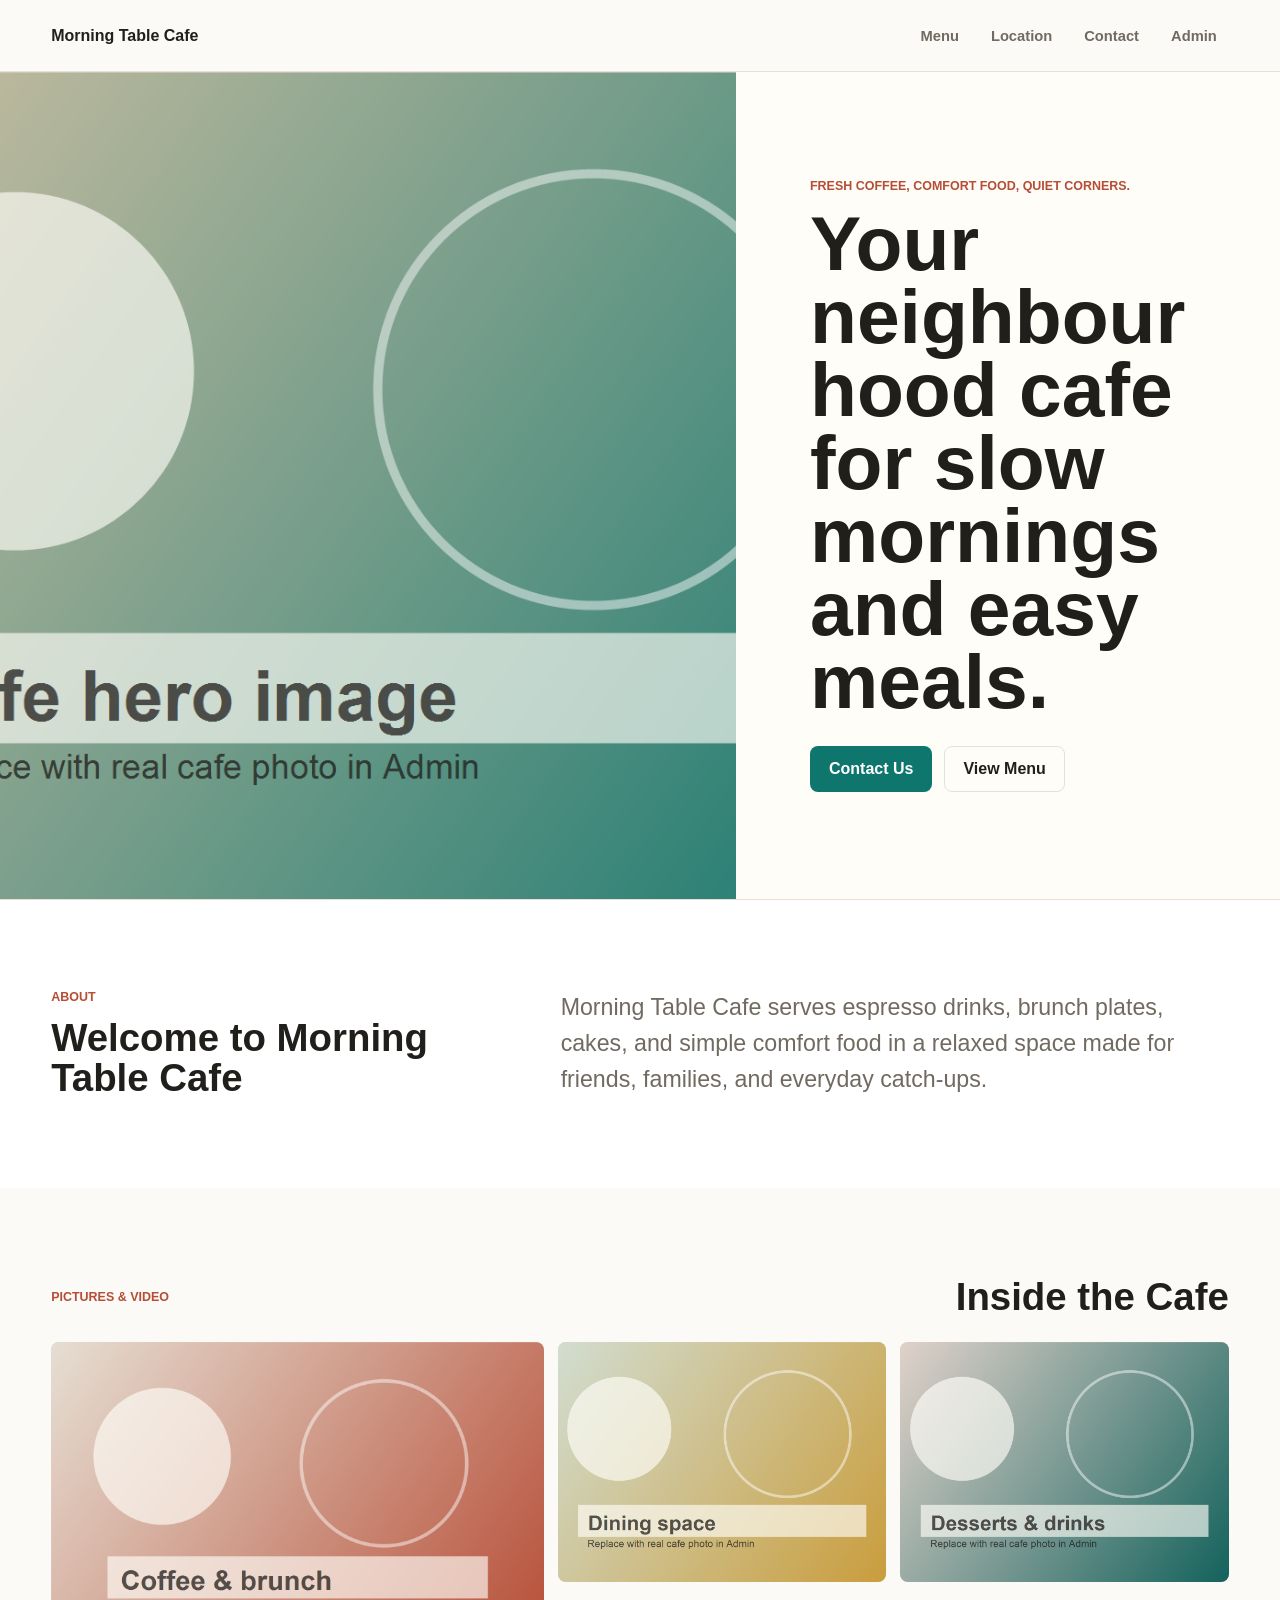
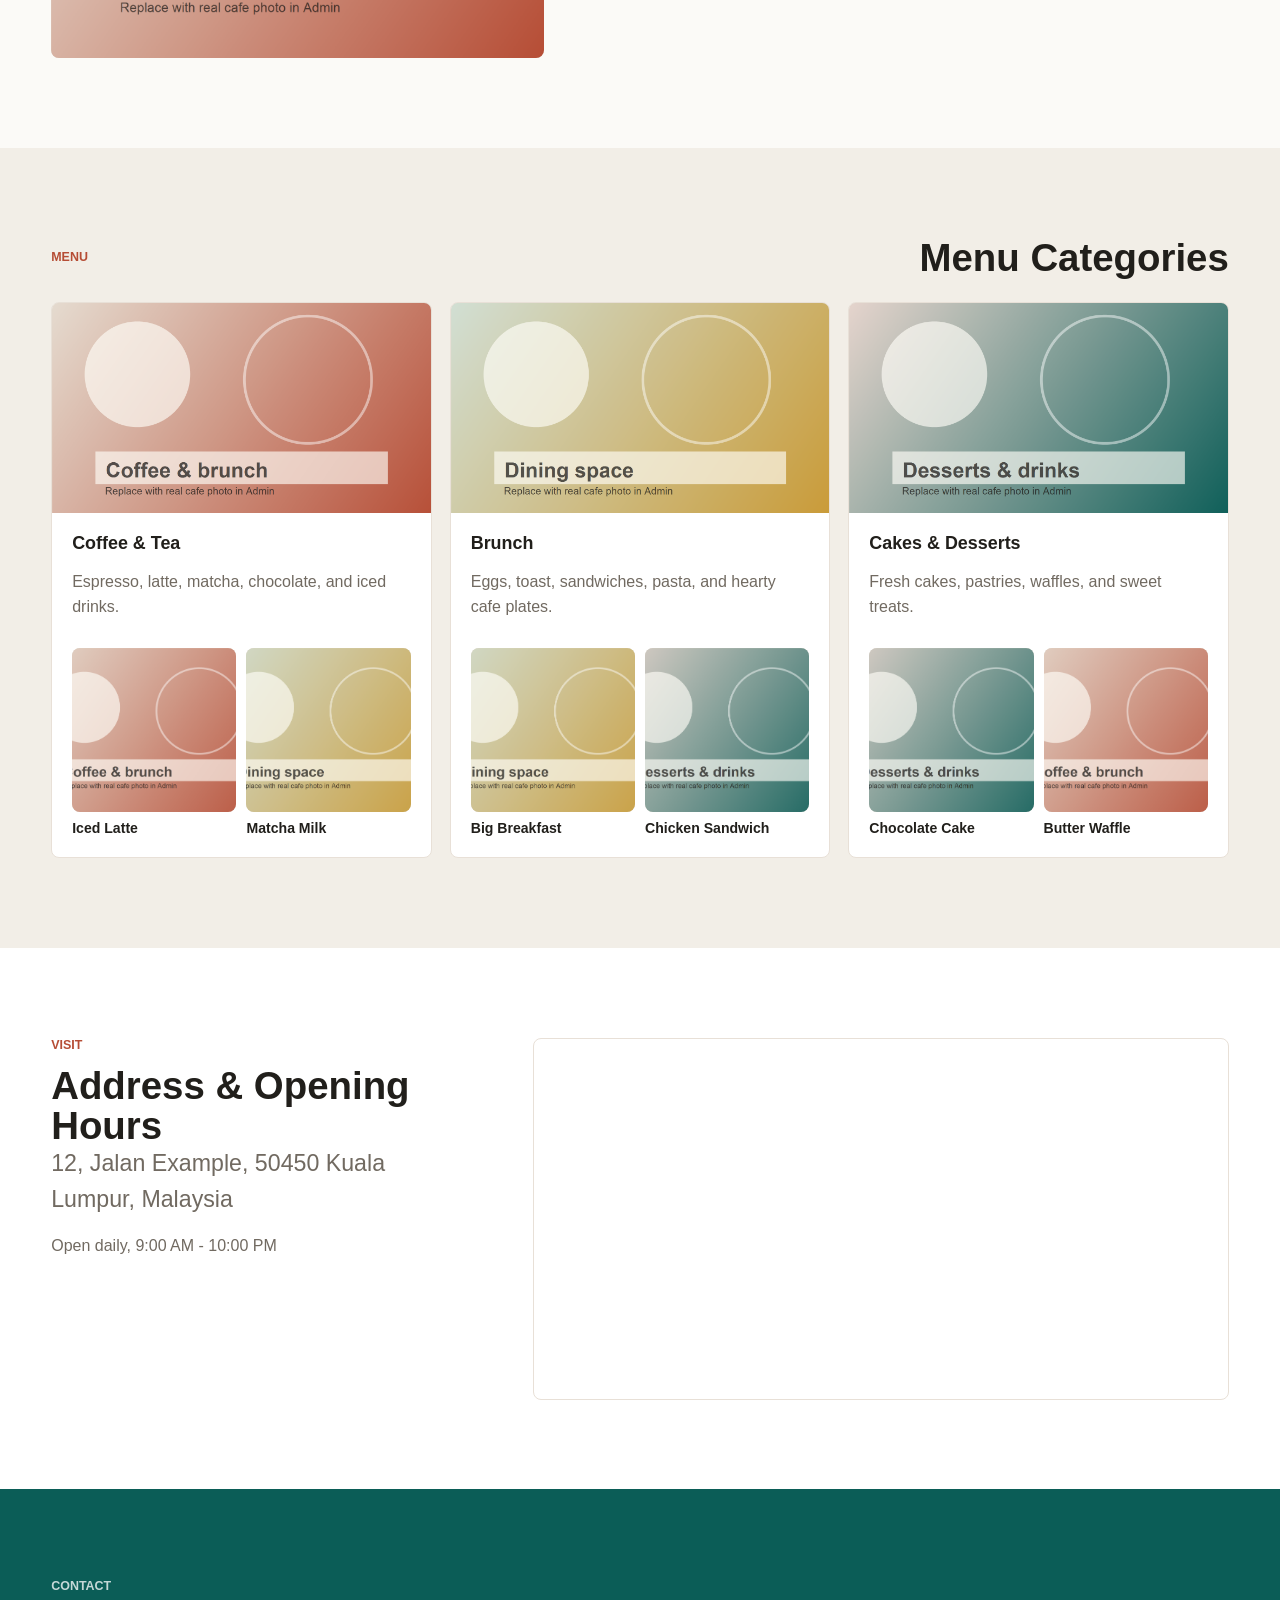
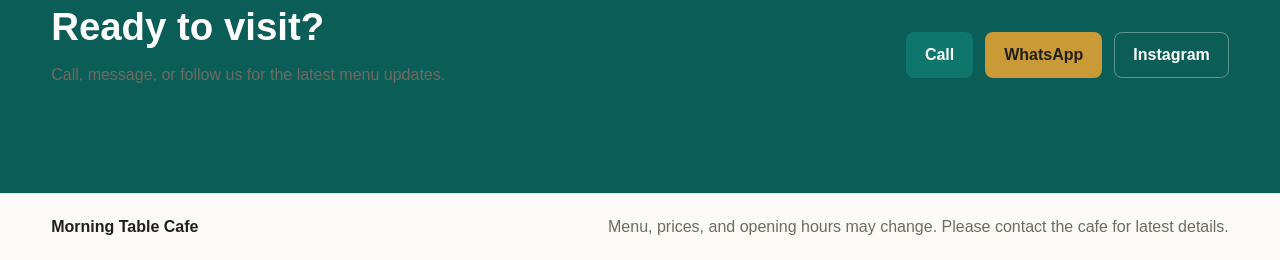
<file: index.html>
<!doctype html>
<html lang="en">
  <head>
    <meta charset="utf-8" />
    <meta name="viewport" content="width=device-width, initial-scale=1" />
    <title>Cafe Website Demo</title>
    <link rel="stylesheet" href="styles.css" />
  </head>
  <body>
    <header class="topbar">
      <a class="brand" href="index.html" aria-label="Cafe home">
        <img id="logoImage" class="brand-logo" alt="" />
        <span id="brandName">Cafe Website Demo</span>
      </a>
      <nav class="nav-links" aria-label="Main navigation">
        <a href="#menu">Menu</a>
        <a href="#location">Location</a>
        <a href="#contact">Contact</a>
        <a href="admin.html">Admin</a>
      </nav>
    </header>

    <main>
      <section class="hero">
        <div class="hero-media" id="heroMedia"></div>
        <div class="hero-copy">
          <p id="tagline" class="eyebrow">Fresh coffee, comfort food, quiet corners.</p>
          <h1 id="headline">A simple cafe website that shows everything customers need.</h1>
          <div class="hero-actions">
            <a id="primaryContact" class="button primary" href="#contact">Contact Us</a>
            <a class="button ghost" href="#menu">View Menu</a>
          </div>
        </div>
      </section>

      <section class="section intro">
        <div>
          <p class="section-label">About</p>
          <h2 id="aboutTitle">A warm place for coffee, meals, and catch-ups.</h2>
        </div>
        <p id="aboutText">
          Update this page from the admin portal with your cafe photos, address, contact details,
          business hours, and menu categories.
        </p>
      </section>

      <section class="section gallery-section" aria-labelledby="galleryTitle">
        <div class="section-heading">
          <p class="section-label">Pictures & Video</p>
          <h2 id="galleryTitle">Inside the Cafe</h2>
        </div>
        <div id="gallery" class="gallery"></div>
      </section>

      <section id="menu" class="section menu-section" aria-labelledby="menuTitle">
        <div class="section-heading">
          <p class="section-label">Menu</p>
          <h2 id="menuTitle">Menu Categories</h2>
        </div>
        <div id="menuGrid" class="menu-grid"></div>
      </section>

      <section id="location" class="section split-section" aria-labelledby="locationTitle">
        <div>
          <p class="section-label">Visit</p>
          <h2 id="locationTitle">Address & Opening Hours</h2>
          <p id="address" class="large-text"></p>
          <p id="hours" class="muted-text"></p>
        </div>
        <div class="map-panel">
          <iframe id="mapFrame" title="Cafe location map" loading="lazy" referrerpolicy="no-referrer-when-downgrade"></iframe>
        </div>
      </section>

      <section id="contact" class="section contact-band" aria-labelledby="contactTitle">
        <div>
          <p class="section-label">Contact</p>
          <h2 id="contactTitle">Ready to visit?</h2>
          <p id="contactText">Call, message, or follow us for the latest menu updates.</p>
        </div>
        <div class="contact-actions">
          <a id="phoneLink" class="button primary" href="#">Call</a>
          <a id="whatsappLink" class="button secondary" href="#">WhatsApp</a>
          <a id="instagramLink" class="button ghost dark" href="#">Instagram</a>
        </div>
      </section>
    </main>

    <footer class="footer">
      <span id="footerName">Cafe Website Demo</span>
      <span>Menu, prices, and opening hours may change. Please contact the cafe for latest details.</span>
    </footer>

    <script src="data.js"></script>
    <script src="app.js"></script>
  </body>
</html>
</file>
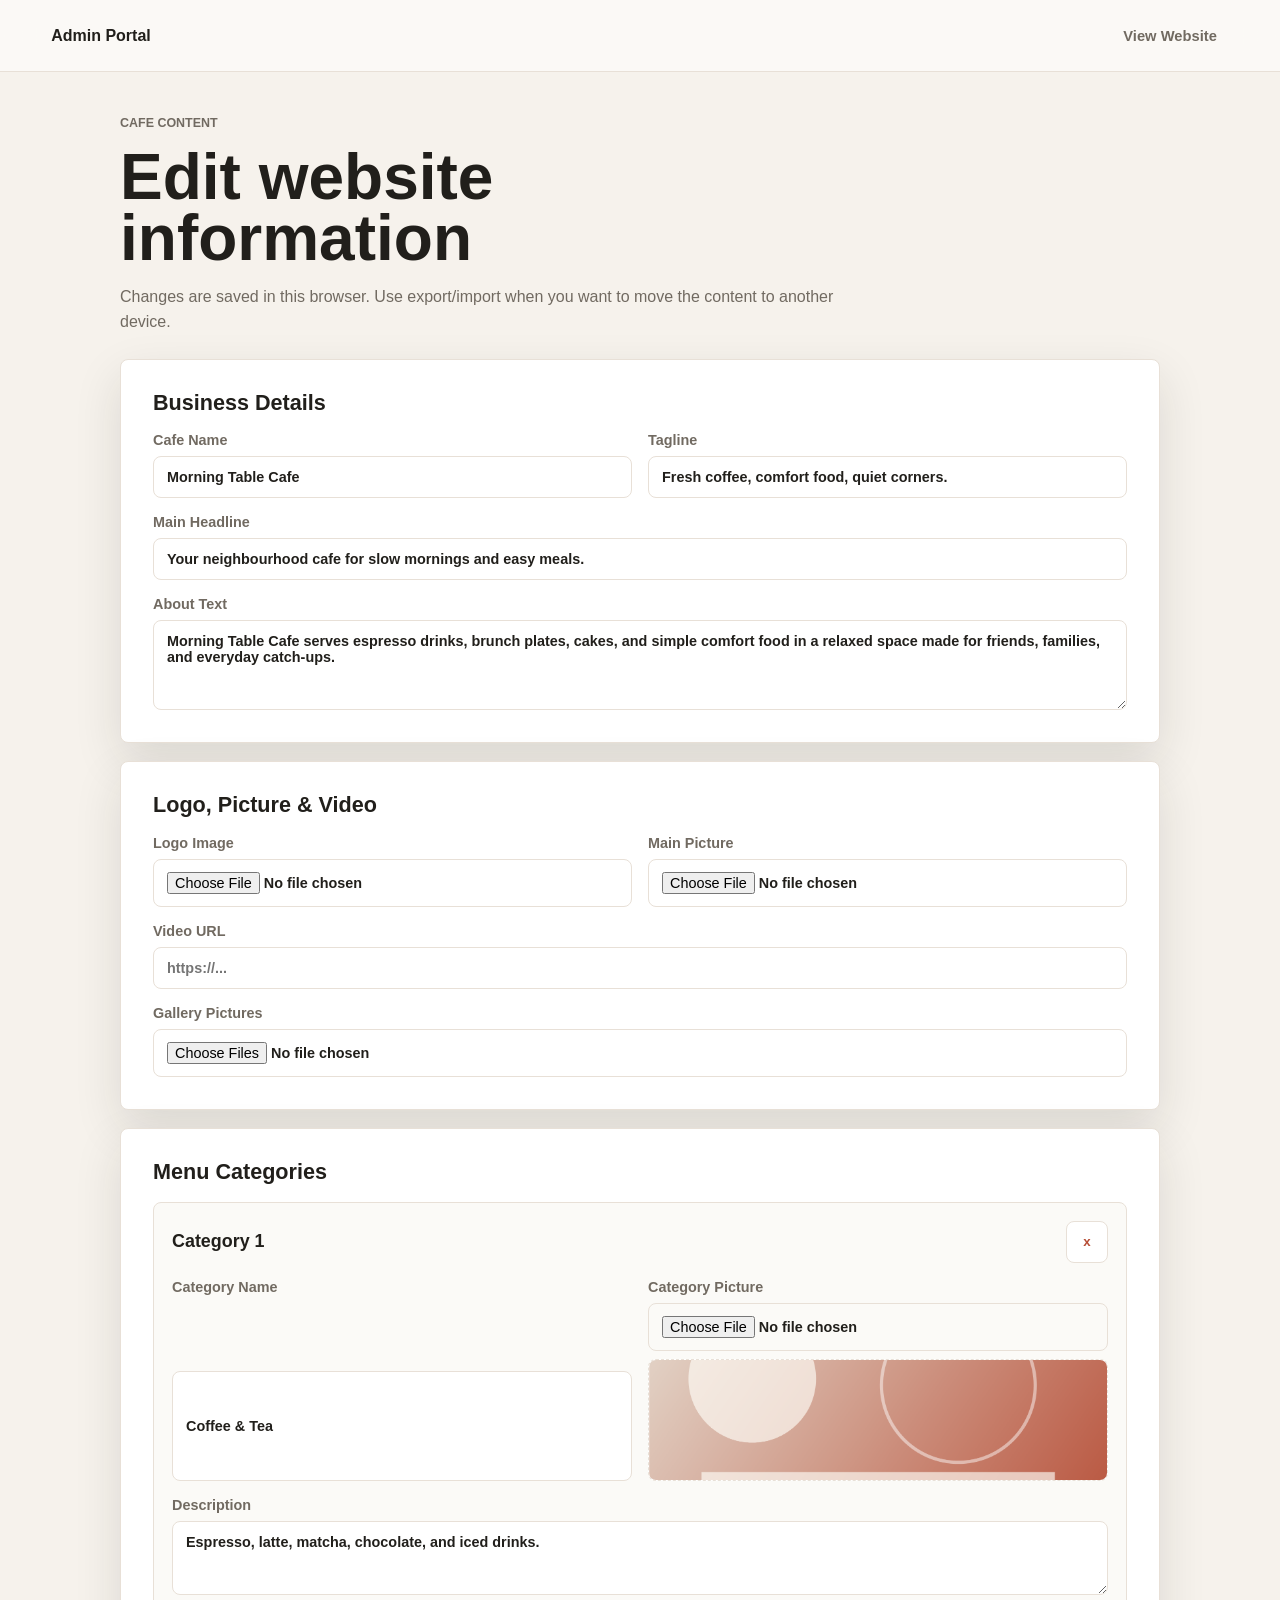
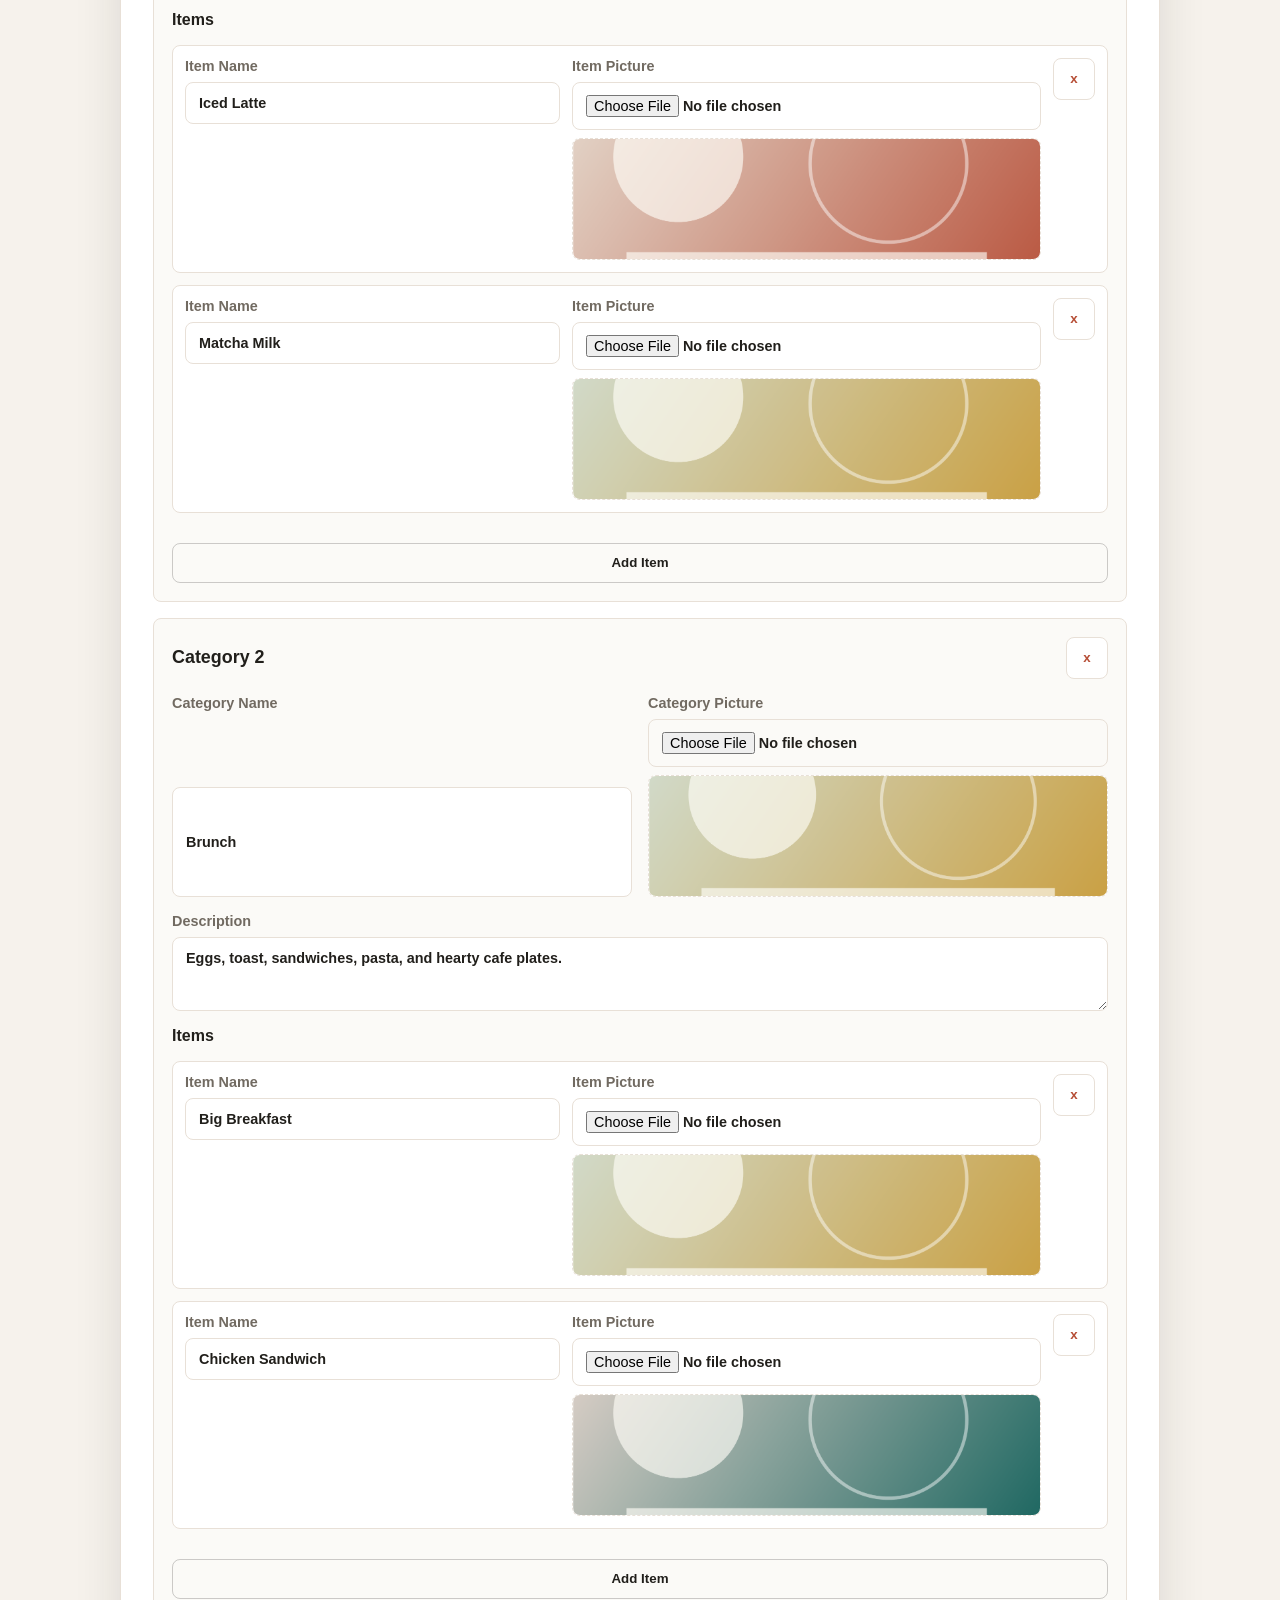
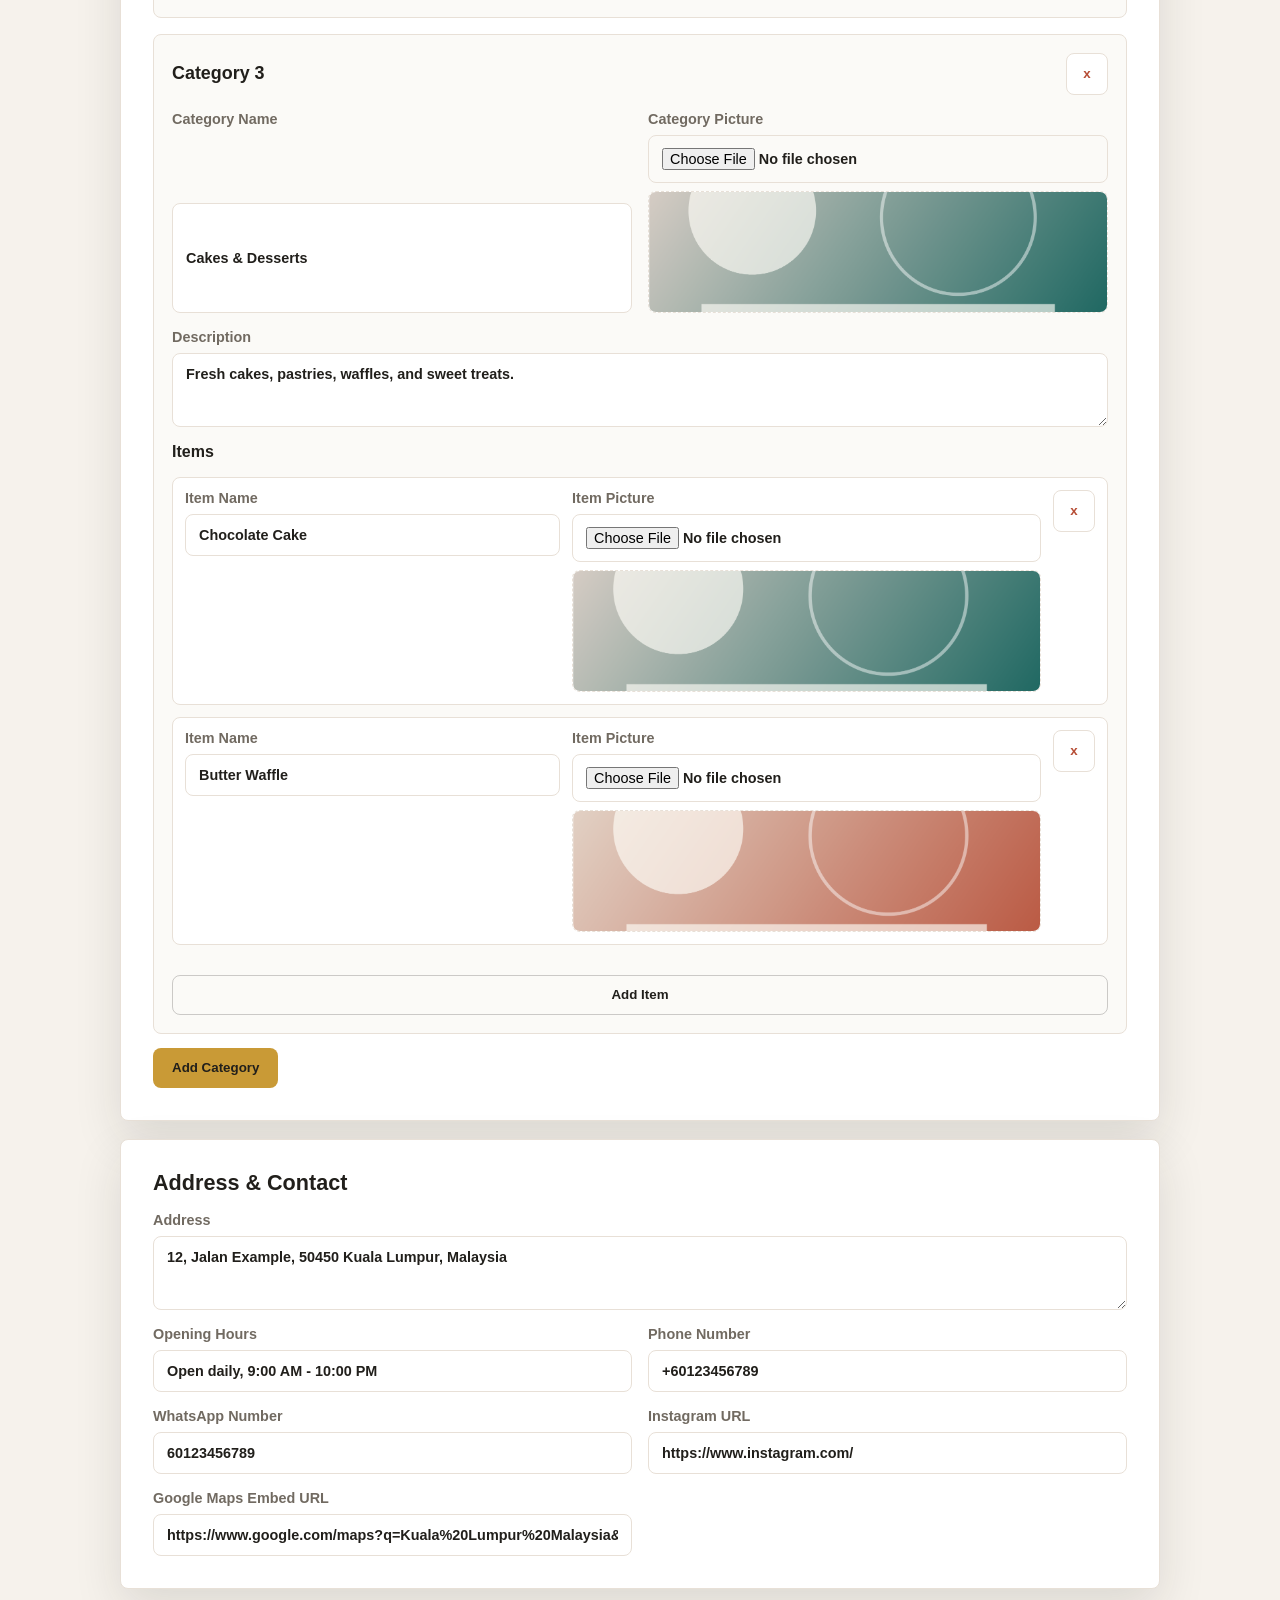
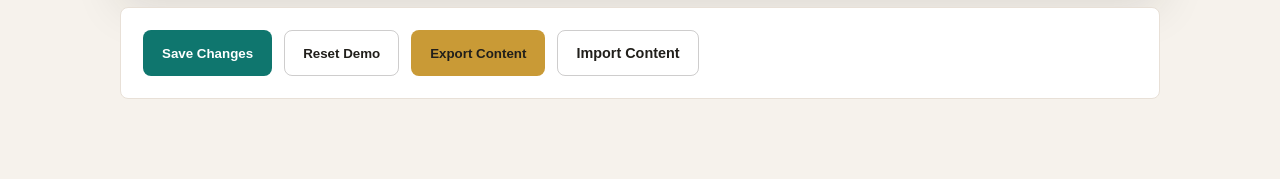
<file: admin.html>
<!doctype html>
<html lang="en">
  <head>
    <meta charset="utf-8" />
    <meta name="viewport" content="width=device-width, initial-scale=1" />
    <title>Admin Portal | Cafe Website Demo</title>
    <link rel="stylesheet" href="styles.css" />
  </head>
  <body class="admin-body">
    <header class="topbar">
      <a class="brand" href="index.html" aria-label="Back to website">
        <img id="adminLogoPreview" class="brand-logo" alt="" />
        <span>Admin Portal</span>
      </a>
      <nav class="nav-links" aria-label="Admin navigation">
        <a href="index.html">View Website</a>
      </nav>
    </header>

    <main class="admin-shell">
      <section class="admin-header">
        <p class="section-label">Cafe Content</p>
        <h1>Edit website information</h1>
        <p>Changes are saved in this browser. Use export/import when you want to move the content to another device.</p>
      </section>

      <form id="adminForm" class="admin-form">
        <section class="admin-panel">
          <h2>Business Details</h2>
          <div class="form-grid">
            <label>
              Cafe Name
              <input id="nameInput" type="text" required />
            </label>
            <label>
              Tagline
              <input id="taglineInput" type="text" />
            </label>
            <label class="full">
              Main Headline
              <input id="headlineInput" type="text" />
            </label>
            <label class="full">
              About Text
              <textarea id="aboutInput" rows="4"></textarea>
            </label>
          </div>
        </section>

        <section class="admin-panel">
          <h2>Logo, Picture & Video</h2>
          <div class="form-grid">
            <label>
              Logo Image
              <input id="logoInput" type="file" accept="image/*" />
            </label>
            <label>
              Main Picture
              <input id="heroImageInput" type="file" accept="image/*" />
            </label>
            <label class="full">
              Video URL
              <input id="videoInput" type="url" placeholder="https://..." />
            </label>
            <label class="full">
              Gallery Pictures
              <input id="galleryInput" type="file" accept="image/*" multiple />
            </label>
          </div>
        </section>

        <section class="admin-panel">
          <h2>Menu Categories</h2>
          <div id="menuEditor" class="editor-list"></div>
          <button class="button secondary small" type="button" id="addMenuButton">Add Category</button>
        </section>

        <section class="admin-panel">
          <h2>Address & Contact</h2>
          <div class="form-grid">
            <label class="full">
              Address
              <textarea id="addressInput" rows="3"></textarea>
            </label>
            <label>
              Opening Hours
              <input id="hoursInput" type="text" />
            </label>
            <label>
              Phone Number
              <input id="phoneInput" type="tel" />
            </label>
            <label>
              WhatsApp Number
              <input id="whatsappInput" type="tel" />
            </label>
            <label>
              Instagram URL
              <input id="instagramInput" type="url" />
            </label>
            <label>
              Google Maps Embed URL
              <input id="mapInput" type="url" />
            </label>
          </div>
        </section>

        <section class="admin-actions">
          <button class="button primary" type="submit">Save Changes</button>
          <button class="button ghost dark" type="button" id="resetButton">Reset Demo</button>
          <button class="button secondary" type="button" id="exportButton">Export Content</button>
          <label class="button ghost dark file-button">
            Import Content
            <input id="importInput" type="file" accept="application/json" />
          </label>
        </section>
      </form>
    </main>

    <script src="data.js"></script>
    <script src="admin.js"></script>
  </body>
</html>
</file>
<file: styles.css>
:root {
  --ink: #211f1b;
  --muted: #716a61;
  --paper: #fbfaf7;
  --panel: #ffffff;
  --line: #e8e0d7;
  --accent: #0f766e;
  --accent-dark: #0b5d57;
  --coral: #b64d35;
  --gold: #c99a36;
  --shadow: 0 18px 48px rgba(33, 31, 27, 0.12);
}

* {
  box-sizing: border-box;
}

html {
  scroll-behavior: smooth;
}

body {
  margin: 0;
  background: var(--paper);
  color: var(--ink);
  font-family: Arial, Helvetica, sans-serif;
}

a {
  color: inherit;
}

img,
video,
iframe {
  display: block;
  max-width: 100%;
}

.topbar {
  position: sticky;
  top: 0;
  z-index: 10;
  display: flex;
  align-items: center;
  justify-content: space-between;
  gap: 20px;
  min-height: 72px;
  padding: 14px clamp(18px, 4vw, 56px);
  background: rgba(251, 250, 247, 0.92);
  border-bottom: 1px solid var(--line);
  backdrop-filter: blur(18px);
}

.brand {
  display: inline-flex;
  align-items: center;
  gap: 12px;
  min-width: 0;
  color: var(--ink);
  font-weight: 800;
  text-decoration: none;
}

.brand-logo {
  width: 42px;
  height: 42px;
  border-radius: 8px;
  object-fit: cover;
}

.nav-links {
  display: flex;
  align-items: center;
  gap: 8px;
  flex-wrap: wrap;
  justify-content: flex-end;
}

.nav-links a {
  padding: 10px 12px;
  color: var(--muted);
  font-size: 0.92rem;
  font-weight: 700;
  text-decoration: none;
}

.nav-links a:hover {
  color: var(--ink);
}

.hero {
  display: grid;
  grid-template-columns: minmax(0, 1.15fr) minmax(320px, 0.85fr);
  min-height: calc(100vh - 72px);
  border-bottom: 1px solid var(--line);
}

.hero-media {
  min-height: 520px;
  background: #ded6ca;
}

.hero-media img,
.hero-media video,
.hero-media iframe {
  width: 100%;
  height: 100%;
  min-height: 520px;
  border: 0;
  object-fit: cover;
}

.hero-copy {
  display: flex;
  flex-direction: column;
  justify-content: center;
  padding: clamp(32px, 6vw, 74px);
  background: #fffdf8;
}

.eyebrow,
.section-label {
  margin: 0 0 14px;
  color: var(--coral);
  font-size: 0.78rem;
  font-weight: 800;
  letter-spacing: 0;
  text-transform: uppercase;
}

h1,
h2,
h3,
p {
  overflow-wrap: anywhere;
}

h1 {
  margin: 0;
  max-width: 660px;
  font-size: clamp(2.55rem, 6vw, 5.6rem);
  line-height: 0.95;
  letter-spacing: 0;
}

h2 {
  margin: 0;
  font-size: clamp(1.75rem, 3vw, 3rem);
  line-height: 1.05;
  letter-spacing: 0;
}

h3 {
  margin: 0 0 10px;
  font-size: 1.12rem;
}

.hero-actions,
.contact-actions,
.admin-actions {
  display: flex;
  align-items: center;
  gap: 12px;
  flex-wrap: wrap;
  margin-top: 28px;
}

.button {
  display: inline-flex;
  align-items: center;
  justify-content: center;
  min-height: 46px;
  padding: 0 18px;
  border: 1px solid transparent;
  border-radius: 8px;
  font-weight: 800;
  text-decoration: none;
  cursor: pointer;
}

.button.primary {
  background: var(--accent);
  color: #fff;
}

.button.primary:hover {
  background: var(--accent-dark);
}

.button.secondary {
  background: var(--gold);
  color: var(--ink);
}

.button.ghost {
  border-color: var(--line);
  color: var(--ink);
  background: transparent;
}

.button.dark {
  border-color: rgba(33, 31, 27, 0.22);
}

.button.small {
  min-height: 40px;
  margin-top: 14px;
}

.section {
  padding: clamp(42px, 7vw, 90px) clamp(18px, 4vw, 56px);
}

.intro {
  display: grid;
  grid-template-columns: minmax(260px, 0.8fr) minmax(300px, 1.2fr);
  gap: clamp(24px, 5vw, 72px);
  align-items: start;
  background: var(--panel);
}

.intro p:last-child,
.large-text {
  margin: 0;
  color: var(--muted);
  font-size: clamp(1.12rem, 2vw, 1.45rem);
  line-height: 1.55;
}

.section-heading {
  display: flex;
  align-items: end;
  justify-content: space-between;
  gap: 20px;
  margin-bottom: 24px;
}

.gallery {
  display: grid;
  grid-template-columns: 1.2fr 0.8fr 0.8fr;
  gap: 14px;
}

.gallery figure {
  min-height: 240px;
  margin: 0;
  overflow: hidden;
  border-radius: 8px;
  background: #ded6ca;
}

.gallery figure:first-child {
  grid-row: span 2;
}

.gallery img {
  width: 100%;
  height: 100%;
  object-fit: cover;
}

.menu-section {
  background: #f2eee7;
}

.menu-grid {
  display: grid;
  grid-template-columns: repeat(3, minmax(0, 1fr));
  gap: 18px;
}

.menu-card {
  overflow: hidden;
  border: 1px solid var(--line);
  border-radius: 8px;
  background: var(--panel);
}

.category-picture {
  height: 210px;
  margin: 0;
  background: #ded6ca;
}

.category-picture img {
  width: 100%;
  height: 100%;
  object-fit: cover;
}

.category-copy {
  padding: 20px 20px 12px;
}

.menu-card p,
.muted-text,
#contactText {
  color: var(--muted);
  line-height: 1.55;
}

.item-grid {
  display: grid;
  grid-template-columns: repeat(2, minmax(0, 1fr));
  gap: 10px;
  padding: 0 20px 20px;
}

.item-card {
  display: grid;
  gap: 8px;
  min-width: 0;
}

.item-card figure {
  aspect-ratio: 1 / 1;
  margin: 0;
  overflow: hidden;
  border-radius: 8px;
  background: #ded6ca;
}

.item-card img {
  width: 100%;
  height: 100%;
  object-fit: cover;
}

.item-card span {
  font-size: 0.88rem;
  font-weight: 800;
  line-height: 1.25;
}

.split-section {
  display: grid;
  grid-template-columns: minmax(280px, 0.75fr) minmax(320px, 1.25fr);
  gap: clamp(24px, 5vw, 64px);
  align-items: stretch;
  background: var(--panel);
}

.map-panel {
  min-height: 360px;
  overflow: hidden;
  border: 1px solid var(--line);
  border-radius: 8px;
}

.map-panel iframe {
  width: 100%;
  height: 100%;
  min-height: 360px;
  border: 0;
}

.contact-band {
  display: flex;
  align-items: center;
  justify-content: space-between;
  gap: 24px;
  color: #fff;
  background: var(--accent-dark);
}

.contact-band .section-label,
.contact-band p {
  color: rgba(255, 255, 255, 0.76);
}

.contact-band .button.ghost {
  border-color: rgba(255, 255, 255, 0.35);
  color: #fff;
}

.footer {
  display: flex;
  justify-content: space-between;
  gap: 20px;
  padding: 24px clamp(18px, 4vw, 56px);
  color: var(--muted);
  border-top: 1px solid var(--line);
}

.footer span:first-child {
  color: var(--ink);
  font-weight: 800;
}

.admin-body {
  background: #f6f2ec;
}

.admin-shell {
  width: min(1040px, calc(100% - 32px));
  margin: 0 auto;
  padding: 42px 0 80px;
}

.admin-header {
  margin-bottom: 24px;
}

.admin-header h1 {
  font-size: clamp(2rem, 5vw, 4rem);
}

.admin-header p {
  max-width: 720px;
  color: var(--muted);
  line-height: 1.55;
}

.admin-form {
  display: grid;
  gap: 18px;
}

.admin-panel {
  padding: clamp(20px, 4vw, 32px);
  border: 1px solid var(--line);
  border-radius: 8px;
  background: var(--panel);
  box-shadow: var(--shadow);
}

.admin-panel h2 {
  margin-bottom: 18px;
  font-size: 1.35rem;
}

.form-grid {
  display: grid;
  grid-template-columns: repeat(2, minmax(0, 1fr));
  gap: 16px;
}

label {
  display: grid;
  gap: 8px;
  color: var(--muted);
  font-size: 0.9rem;
  font-weight: 800;
}

label.full {
  grid-column: 1 / -1;
}

input,
textarea {
  width: 100%;
  border: 1px solid var(--line);
  border-radius: 8px;
  padding: 12px 13px;
  color: var(--ink);
  font: inherit;
}

textarea {
  resize: vertical;
}

.editor-list {
  display: grid;
  gap: 16px;
}

.editor-row {
  display: grid;
  grid-template-columns: minmax(160px, 0.45fr) minmax(220px, 1fr) 42px;
  gap: 10px;
}

.category-editor {
  display: grid;
  gap: 16px;
  padding: 18px;
  border: 1px solid var(--line);
  border-radius: 8px;
  background: #fbfaf7;
}

.category-editor-header {
  display: flex;
  align-items: center;
  justify-content: space-between;
  gap: 14px;
}

.category-editor h3,
.category-editor h4 {
  margin: 0;
}

.image-preview {
  display: grid;
  place-items: center;
  min-height: 120px;
  overflow: hidden;
  border: 1px dashed var(--line);
  border-radius: 8px;
  background: #fff;
  color: var(--muted);
  font-size: 0.85rem;
}

.image-preview img {
  width: 100%;
  height: 120px;
  object-fit: cover;
}

.item-editor-list {
  display: grid;
  gap: 12px;
}

.item-editor-row {
  display: grid;
  grid-template-columns: minmax(160px, 0.8fr) minmax(180px, 1fr) 42px;
  gap: 12px;
  align-items: start;
  padding: 12px;
  border: 1px solid var(--line);
  border-radius: 8px;
  background: var(--panel);
}

.icon-button {
  width: 42px;
  height: 42px;
  border: 1px solid var(--line);
  border-radius: 8px;
  background: #fff;
  color: var(--coral);
  font-weight: 900;
  cursor: pointer;
}

.admin-actions {
  margin-top: 0;
  padding: 22px;
  border: 1px solid var(--line);
  border-radius: 8px;
  background: var(--panel);
}

.file-button input {
  display: none;
}

@media (max-width: 900px) {
  .hero,
  .intro,
  .split-section {
    grid-template-columns: 1fr;
  }

  .hero {
    min-height: auto;
  }

  .hero-media,
  .hero-media img,
  .hero-media video,
  .hero-media iframe {
    min-height: 420px;
  }

  .gallery,
  .menu-grid {
    grid-template-columns: repeat(2, minmax(0, 1fr));
  }

  .contact-band,
  .footer {
    align-items: flex-start;
    flex-direction: column;
  }
}

@media (max-width: 640px) {
  .topbar {
    align-items: flex-start;
    flex-direction: column;
  }

  .nav-links {
    justify-content: flex-start;
  }

  .hero-media,
  .hero-media img,
  .hero-media video,
  .hero-media iframe {
    min-height: 320px;
  }

  .gallery,
  .menu-grid,
  .form-grid,
  .editor-row,
  .item-editor-row {
    grid-template-columns: 1fr;
  }

  .gallery figure:first-child {
    grid-row: auto;
  }

  .gallery figure {
    min-height: 220px;
  }

  .button {
    width: 100%;
  }
}
</file>
